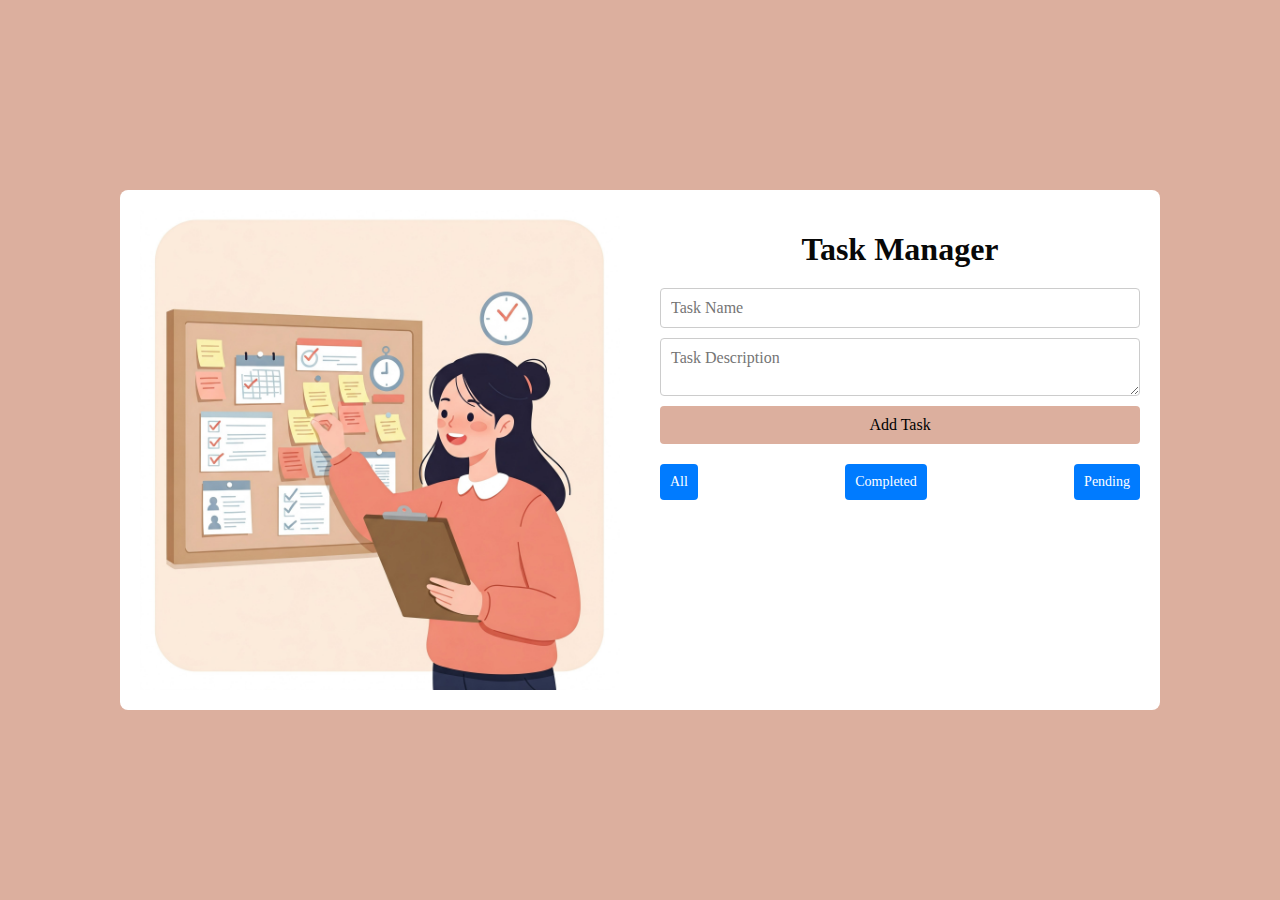
<file: I386_JavaScript_Assignment 1/main.html>
<html>
<head>
  <title>Task Management App</title>
  <!-- add browser icon -->
  <link rel="icon" href="images/logo.png">                                
  <link rel="stylesheet" href="styles.css">
</head>
<body>
  <div class="container">
    <!-- Image Section -->
    <div class="image">
      <img src="images/bg_pic.png" style="max-width: 100%; height: auto;">
    </div>

    <!-- Task Manager Section -->
    <div class="task-manager">
      <h1>Task Manager</h1>

      <!-- Form to add tasks -->
      <form id="taskForm">
        <input type="text" id="taskName" placeholder="Task Name" required>              <!-- required:to ensure no blanks-->
        <textarea id="taskDesc" placeholder="Task Description" required></textarea>
        <button type="submit" id="add">Add Task</button>
      </form>

      <!-- Filter buttons -->
      <div class="filters">
        <button id="filterAll">All</button>
        <button id="filterCompleted">Completed</button>
        <button id="filterPending">Pending</button>
      </div>

      <!-- Task list to display list of tasks -->
      <div id="taskList">

      </div>
    </div>
  </div>

  <script src="script.js"></script>
</body>
</html>
</file>
<file: I386_JavaScript_Assignment 1/styles.css>
body {
  font-family: poppins;
  background-color: #dcaf9e;
  margin: 0;
  padding: 0;
  display: flex;
  justify-content: center;
  align-items: center;
}

.container {
  background: white;
  padding: 20px;
  border-radius: 8px;
  width: 90%;
  max-width: 1000px;
  display: flex;
  gap: 40px;
}

.image {
  flex: 1;
  display: flex;
  justify-content: center;
  align-items: center;
}

.task-manager {
  flex: 1;
}

h1 {
  text-align: center;
  margin-bottom: 20px;
  color: #080808;
}

#taskForm {
  display: flex;
  flex-direction: column;
}

#taskForm input, #taskForm textarea {
  margin-bottom: 10px;
  padding: 10px;
  border: 1px solid #ccc;
  border-radius: 4px;
  font-size: 16px;
  font-family: poppins;
}

#taskForm button {
  padding: 10px;
  background-color: #dcaf9e;
  color: black;
  border: none;
  border-radius: 4px;
  cursor: pointer;
  font-size: 16px;
  font-family: poppins;
}

#taskForm button:hover {
  background-color: #c99e8e;
}

.filters {
  display: flex;
  justify-content: space-between;
  margin: 20px 0;
}

.filters button {
  padding: 10px;
  background-color: #007bff;
  color: white;
  border: none;
  border-radius: 4px;
  cursor: pointer;
  font-size: 14px;
  font-family: poppins;
}

.filters button:hover {
  background-color: #0056b3;
}

#taskList {
  max-height: 300px;
  overflow-y: auto; /* Enable vertical scrolling */
  margin-top: 20px;
  padding-right: 10px; /* Add some padding to avoid scrollbar overlap */
}

.task {
  background: #f9f9f9;
  padding: 15px;
  border: 1px solid #ddd;
  border-radius: 4px;
  margin-bottom: 10px;
  display: flex;
  justify-content: space-between;
  align-items: center;
  transition: transform 0.2s ease;
}

.task:hover {
  transform: scale(1.02);
}

.task.completed {
  background-color: #d4edda;
}

.task .actions {
  display: flex;
  gap: 10px;
}

.task .actions button {
  padding: 5px 10px;
  border: none;
  border-radius: 4px;
  cursor: pointer;
  font-size: 14px;
}

.task .actions .edit {
  background-color: #ffc107;
  color:white;
}

.task .actions .delete {
  background-color: #dc3545;
  color: white;
}

.task .actions .status {
  background-color: #28a745;
  color: white;
}
</file>
